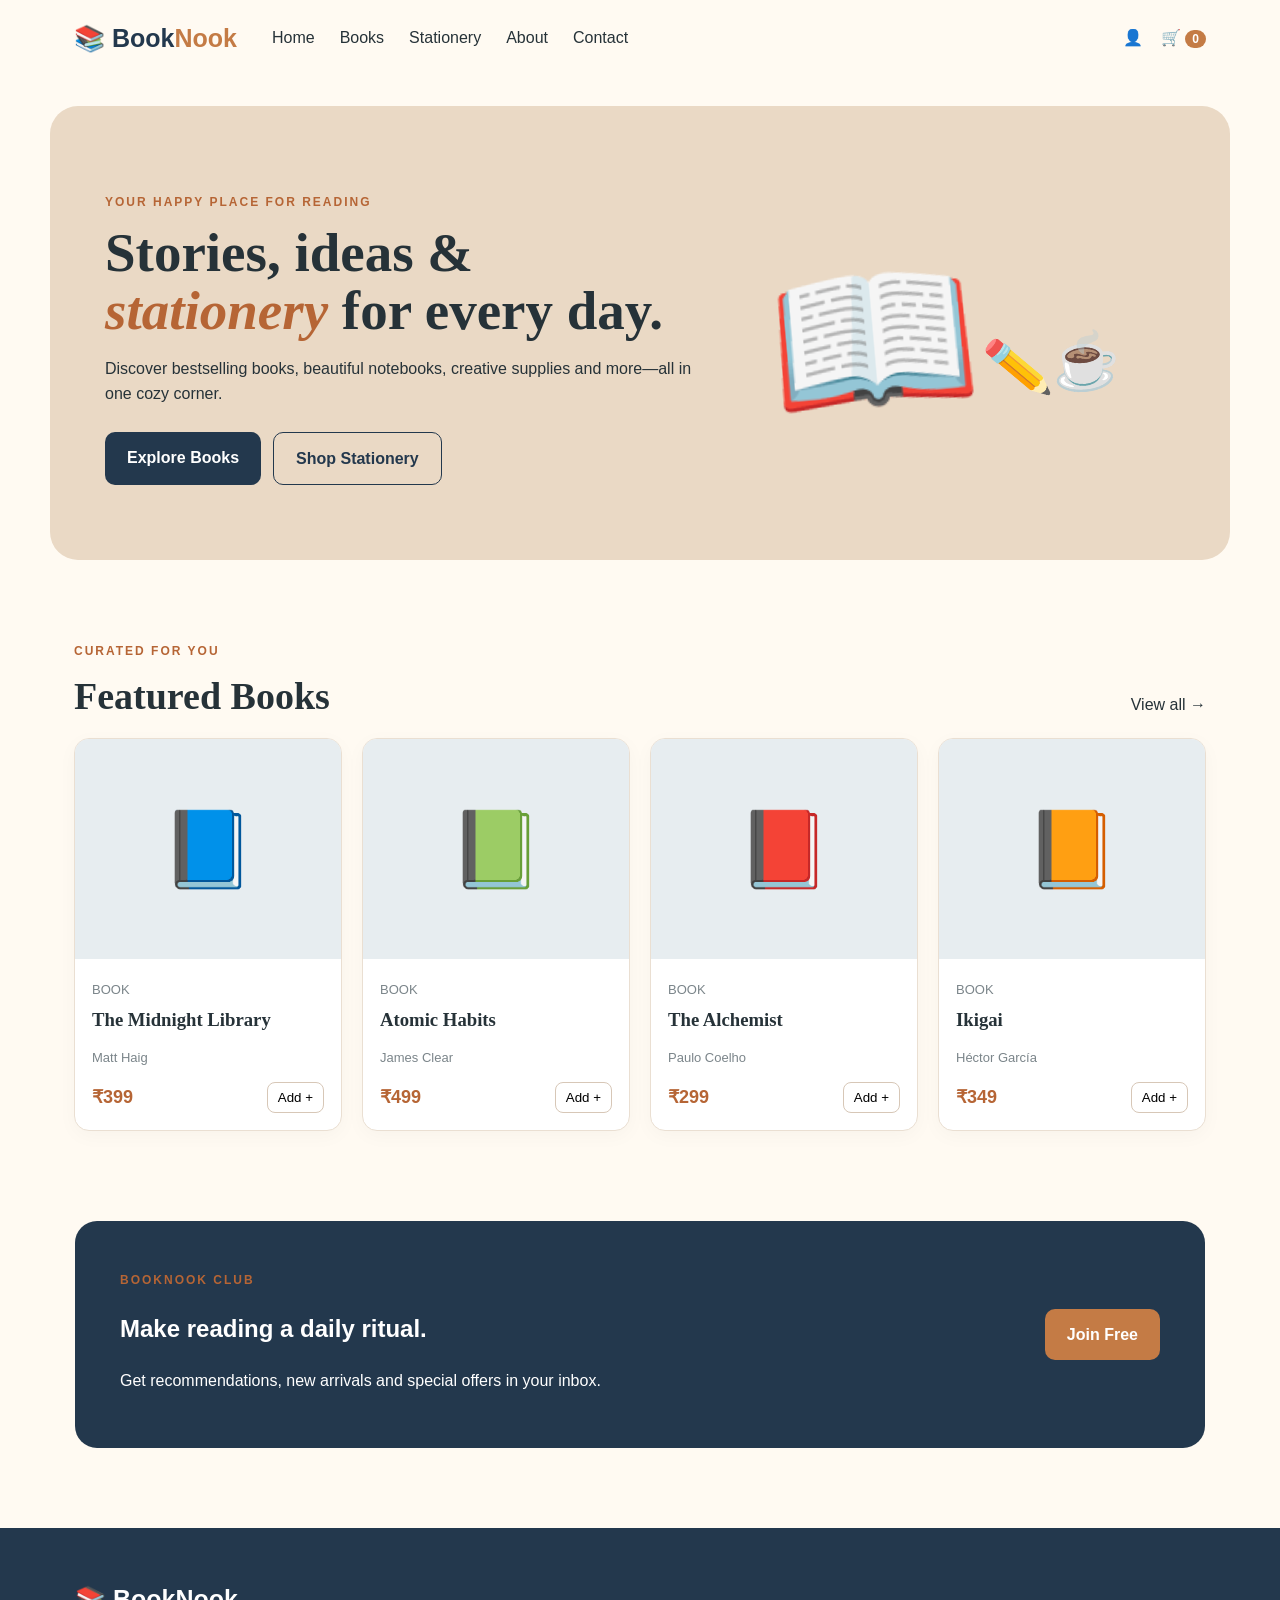
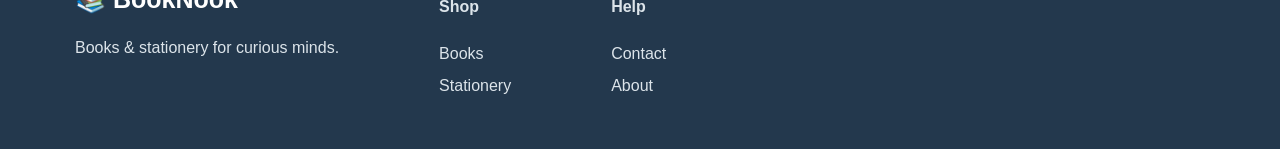
<file: index.html>
<!DOCTYPE html>
<html lang="en">
<head>
<meta charset="UTF-8"><meta name="viewport" content="width=device-width,initial-scale=1.0">
<title>BookNook | Books & Stationery</title><link rel="stylesheet" href="css/style.css">
</head>
<body>
<header><nav class="nav"><a class="logo" href="index.html">📚 Book<span>Nook</span></a>
<div class="links"><a href="index.html">Home</a><a href="books.html">Books</a><a href="stationery.html">Stationery</a><a href="about.html">About</a><a href="contact.html">Contact</a></div>
<div class="actions"><a href="login.html">👤</a><a href="cart.html">🛒 <b id="cartCount">0</b></a></div></nav></header>
<main>
<section class="hero"><div><p class="eyebrow">YOUR HAPPY PLACE FOR READING</p><h1>Stories, ideas & <em>stationery</em> for every day.</h1><p>Discover bestselling books, beautiful notebooks, creative supplies and more—all in one cozy corner.</p><div class="heroBtns"><a class="btn" href="books.html">Explore Books</a><a class="btn ghost" href="stationery.html">Shop Stationery</a></div></div><div class="heroArt">📖<span>✏️</span><span>☕</span></div></section>
<section class="section"><div class="sectionHead"><div><p class="eyebrow">CURATED FOR YOU</p><h2>Featured Books</h2></div><a href="books.html">View all →</a></div><div class="grid" id="featured"></div></section>
<section class="banner"><div><p class="eyebrow">BOOKNOOK CLUB</p><h2>Make reading a daily ritual.</h2><p>Get recommendations, new arrivals and special offers in your inbox.</p></div><a class="btn" href="register.html">Join Free</a></section>
</main>
<footer><div><a class="logo" href="index.html">📚 BookNook</a><p>Books & stationery for curious minds.</p></div><div><h4>Shop</h4><a href="books.html">Books</a><a href="stationery.html">Stationery</a></div><div><h4>Help</h4><a href="contact.html">Contact</a><a href="about.html">About</a></div></footer>
<script src="js/app.js"></script><script>renderProducts("featured", PRODUCTS.filter(p=>p.type==="book").slice(0,4));</script>
</body></html>
</file>
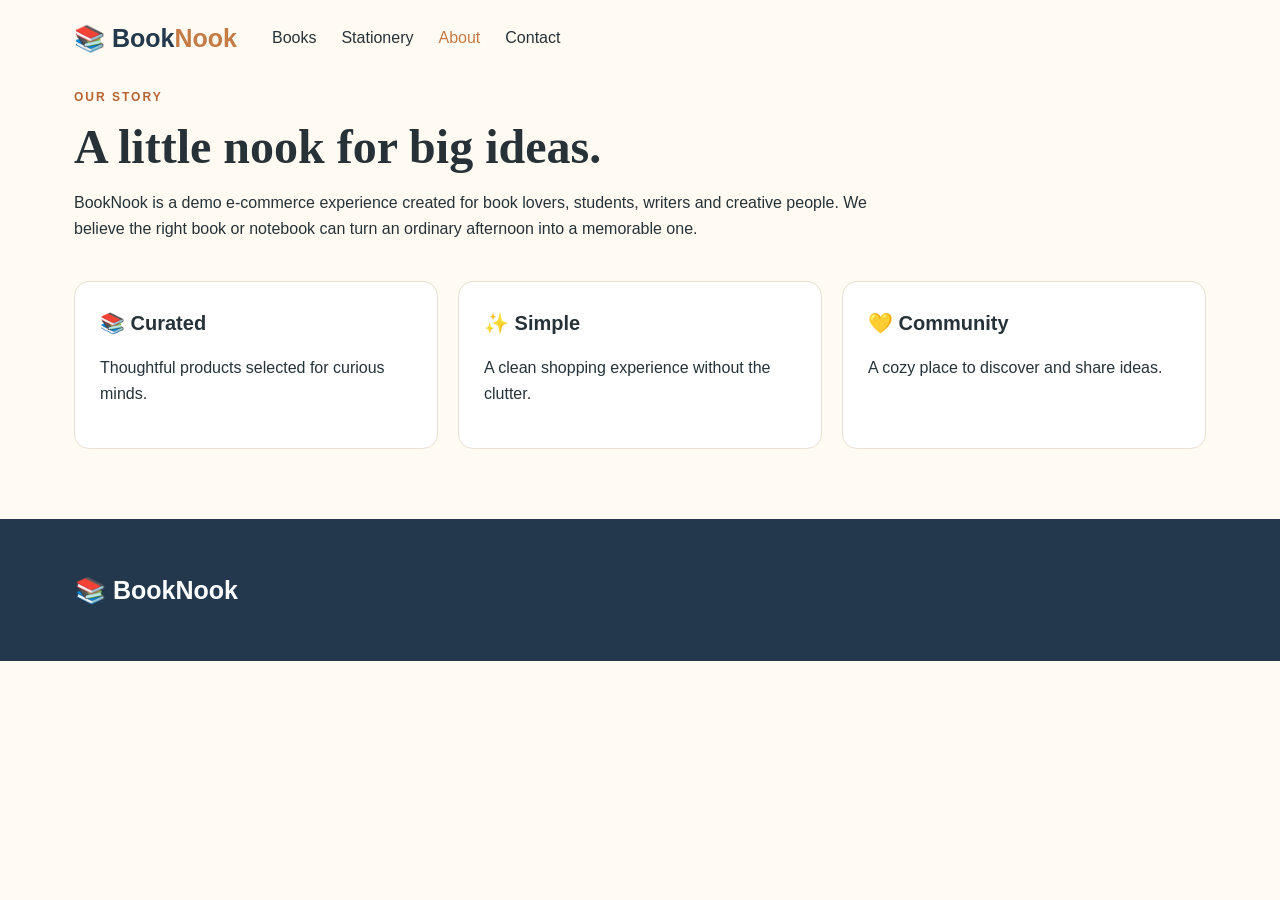
<file: about.html>
<!DOCTYPE html><html><head><meta charset="UTF-8"><meta name="viewport" content="width=device-width,initial-scale=1"><title>About | BookNook</title><link rel="stylesheet" href="css/style.css"></head><body><header><nav class="nav"><a class="logo" href="index.html">📚 Book<span>Nook</span></a><div class="links"><a href="books.html">Books</a><a href="stationery.html">Stationery</a><a class="active" href="about.html">About</a><a href="contact.html">Contact</a></div></nav></header><main class="content"><p class="eyebrow">OUR STORY</p><h1>A little nook for big ideas.</h1><p>BookNook is a demo e-commerce experience created for book lovers, students, writers and creative people. We believe the right book or notebook can turn an ordinary afternoon into a memorable one.</p><div class="values"><div><b>📚 Curated</b><p>Thoughtful products selected for curious minds.</p></div><div><b>✨ Simple</b><p>A clean shopping experience without the clutter.</p></div><div><b>💛 Community</b><p>A cozy place to discover and share ideas.</p></div></div></main><footer><div><a class="logo">📚 BookNook</a></div></footer></body></html>
</file>
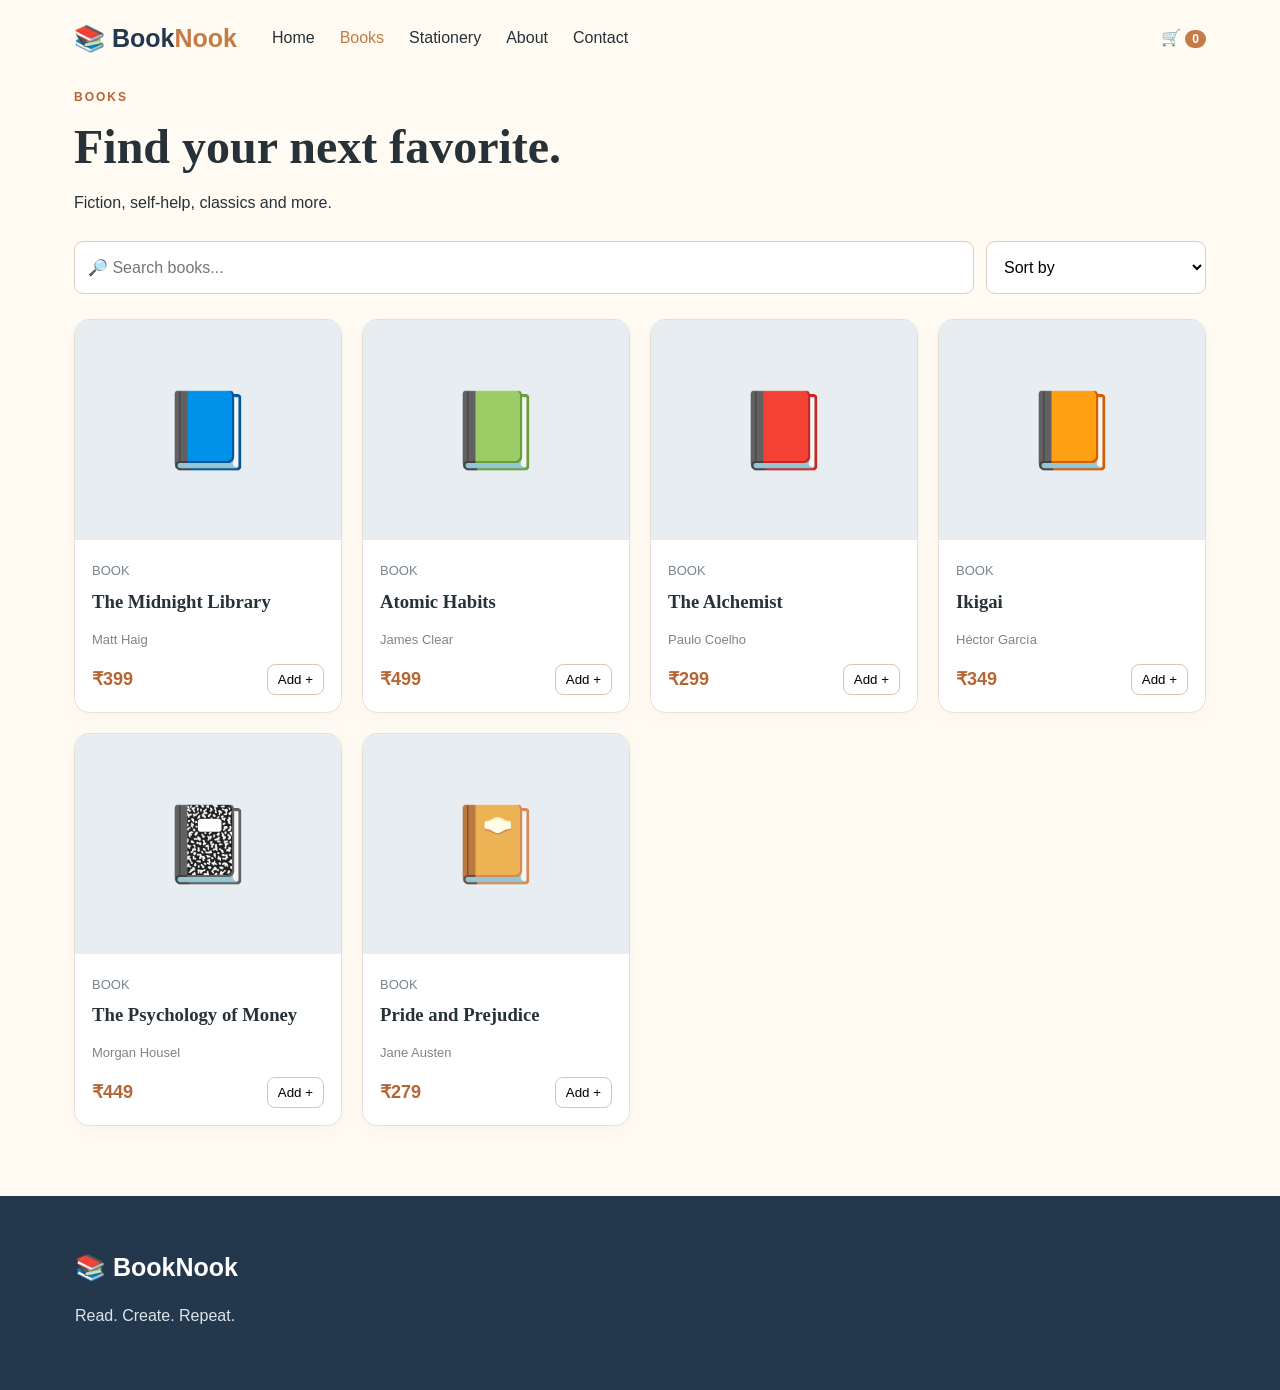
<file: books.html>
<!DOCTYPE html><html lang="en"><head><meta charset="UTF-8"><meta name="viewport" content="width=device-width,initial-scale=1"><title>Books | BookNook</title><link rel="stylesheet" href="css/style.css"></head><body>
<header><nav class="nav"><a class="logo" href="index.html">📚 Book<span>Nook</span></a><div class="links"><a href="index.html">Home</a><a class="active" href="books.html">Books</a><a href="stationery.html">Stationery</a><a href="about.html">About</a><a href="contact.html">Contact</a></div><div class="actions"><a href="cart.html">🛒 <b id="cartCount">0</b></a></div></nav></header>
<main class="catalog"><div class="pageTitle"><p class="eyebrow">BOOKS</p><h1>Find your next favorite.</h1><p>Fiction, self-help, classics and more.</p></div><div class="toolbar"><input id="search" placeholder="🔎 Search books..."><select id="sort"><option value="default">Sort by</option><option value="low">Price: Low to High</option><option value="high">Price: High to Low</option></select></div><div class="grid" id="products"></div></main><footer><div><a class="logo">📚 BookNook</a><p>Read. Create. Repeat.</p></div></footer><script src="js/app.js"></script><script>initCatalog("book");</script></body></html>
</file>
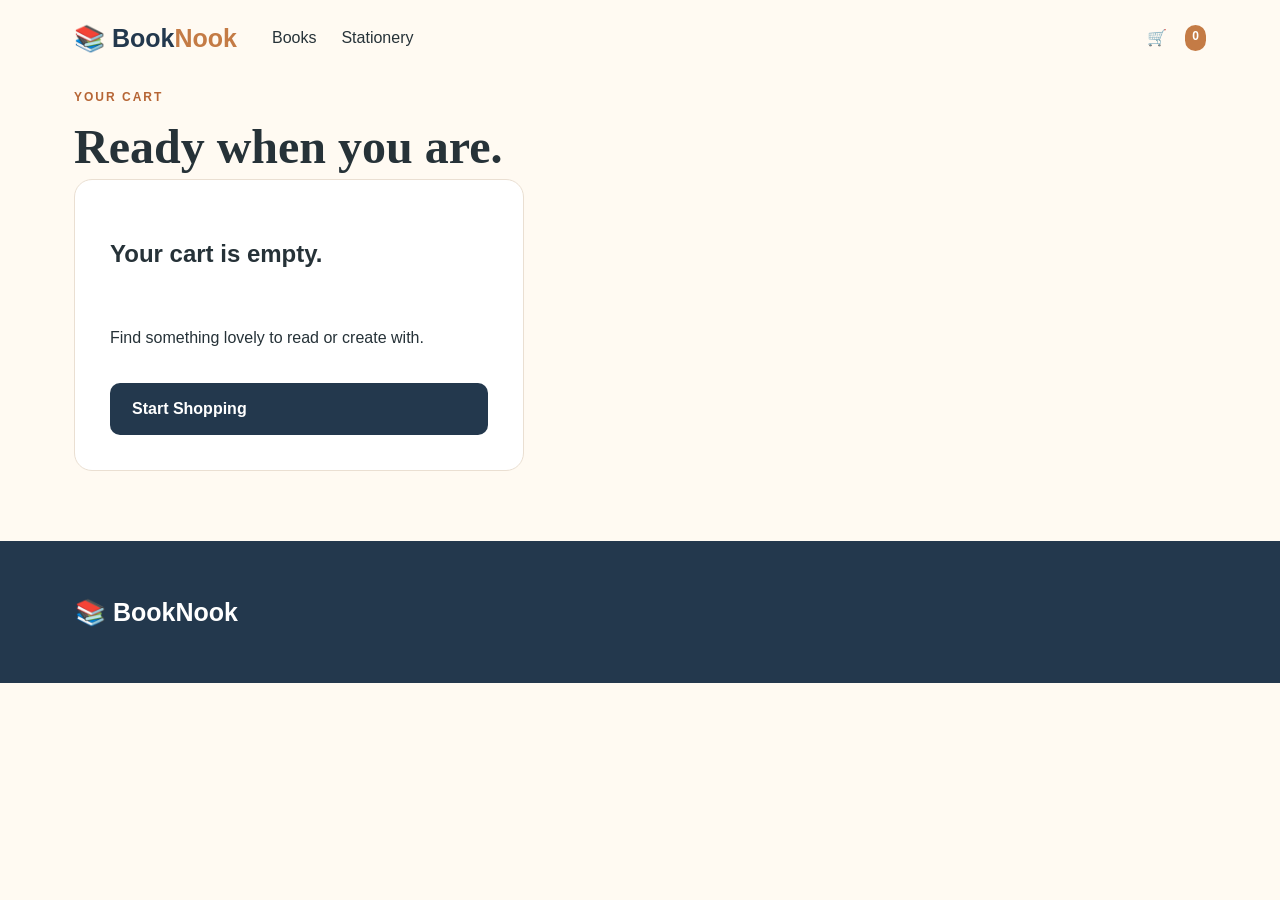
<file: cart.html>
<!DOCTYPE html><html lang="en"><head><meta charset="UTF-8"><meta name="viewport" content="width=device-width,initial-scale=1"><title>Cart | BookNook</title><link rel="stylesheet" href="css/style.css"></head><body>
<header><nav class="nav"><a class="logo" href="index.html">📚 Book<span>Nook</span></a><div class="links"><a href="books.html">Books</a><a href="stationery.html">Stationery</a></div><div class="actions">🛒 <b id="cartCount">0</b></div></nav></header>
<main class="cartPage"><div class="pageTitle"><p class="eyebrow">YOUR CART</p><h1>Ready when you are.</h1></div><div id="cart"></div></main><footer><div><a class="logo">📚 BookNook</a></div></footer><script src="js/app.js"></script><script>renderCart();</script></body></html>
</file>
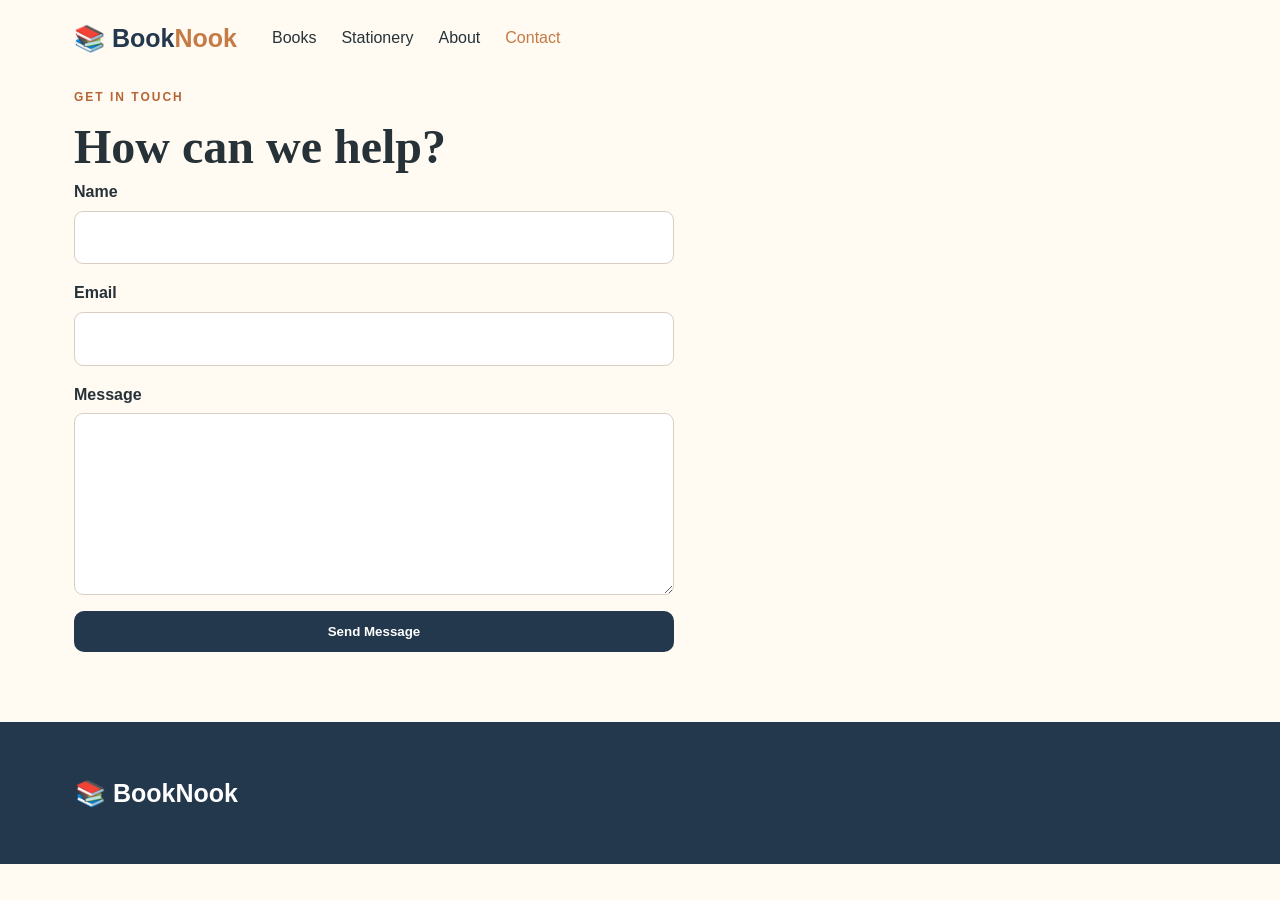
<file: contact.html>
<!DOCTYPE html><html><head><meta charset="UTF-8"><meta name="viewport" content="width=device-width,initial-scale=1"><title>Contact | BookNook</title><link rel="stylesheet" href="css/style.css"></head><body><header><nav class="nav"><a class="logo" href="index.html">📚 Book<span>Nook</span></a><div class="links"><a href="books.html">Books</a><a href="stationery.html">Stationery</a><a href="about.html">About</a><a class="active" href="contact.html">Contact</a></div></nav></header><main class="content"><p class="eyebrow">GET IN TOUCH</p><h1>How can we help?</h1><form class="contactForm" onsubmit="event.preventDefault();alert('Thanks! Your message has been received in demo mode.');this.reset()"><label>Name<input required></label><label>Email<input type="email" required></label><label>Message<textarea rows="6" required></textarea></label><button class="btn">Send Message</button></form></main><footer><div><a class="logo">📚 BookNook</a></div></footer></body></html>
</file>
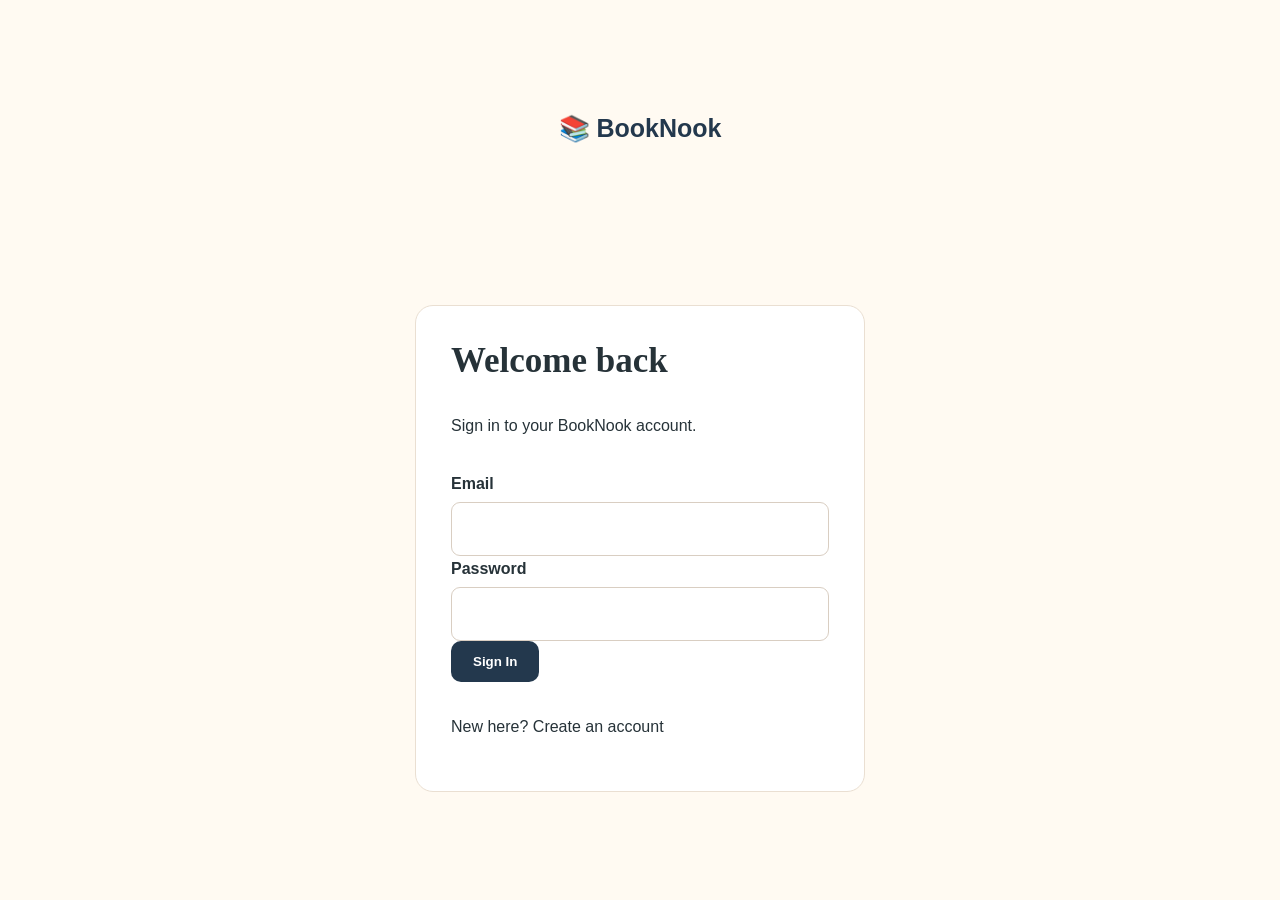
<file: login.html>
<!DOCTYPE html><html><head><meta charset="UTF-8"><meta name="viewport" content="width=device-width,initial-scale=1"><title>Login | BookNook</title><link rel="stylesheet" href="css/style.css"></head><body><main class="auth"><a class="logo" href="index.html">📚 BookNook</a><div class="authCard"><h1>Welcome back</h1><p>Sign in to your BookNook account.</p><form onsubmit="event.preventDefault();alert('Demo login successful!');location.href='index.html'"><label>Email<input type="email" required></label><label>Password<input type="password" required></label><button class="btn">Sign In</button></form><p>New here? <a href="register.html">Create an account</a></p></div></main></body></html>
</file>
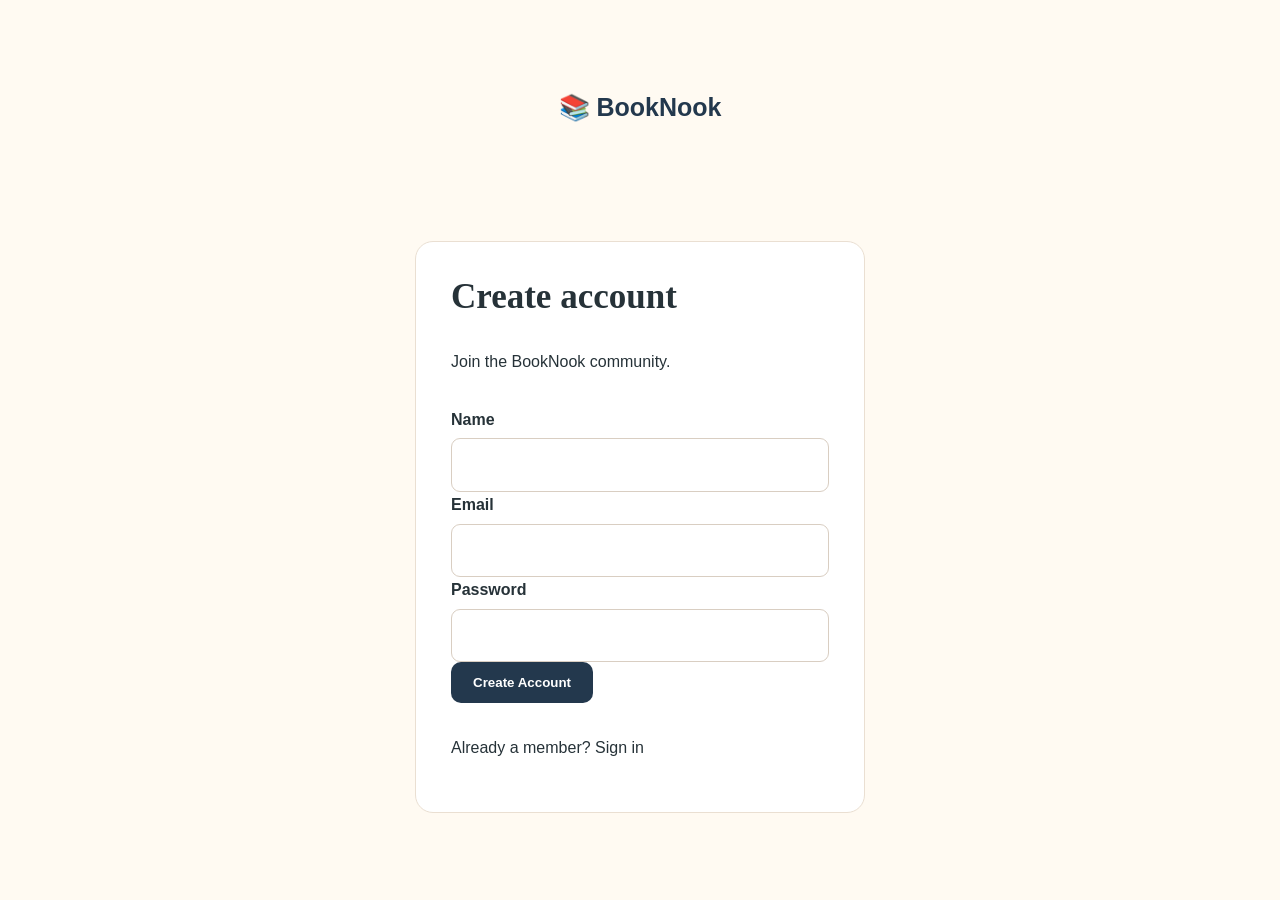
<file: register.html>
<!DOCTYPE html><html><head><meta charset="UTF-8"><meta name="viewport" content="width=device-width,initial-scale=1"><title>Register | BookNook</title><link rel="stylesheet" href="css/style.css"></head><body><main class="auth"><a class="logo" href="index.html">📚 BookNook</a><div class="authCard"><h1>Create account</h1><p>Join the BookNook community.</p><form onsubmit="event.preventDefault();alert('Account created in demo mode!');location.href='index.html'"><label>Name<input required></label><label>Email<input type="email" required></label><label>Password<input type="password" required></label><button class="btn">Create Account</button></form><p>Already a member? <a href="login.html">Sign in</a></p></div></main></body></html>
</file>
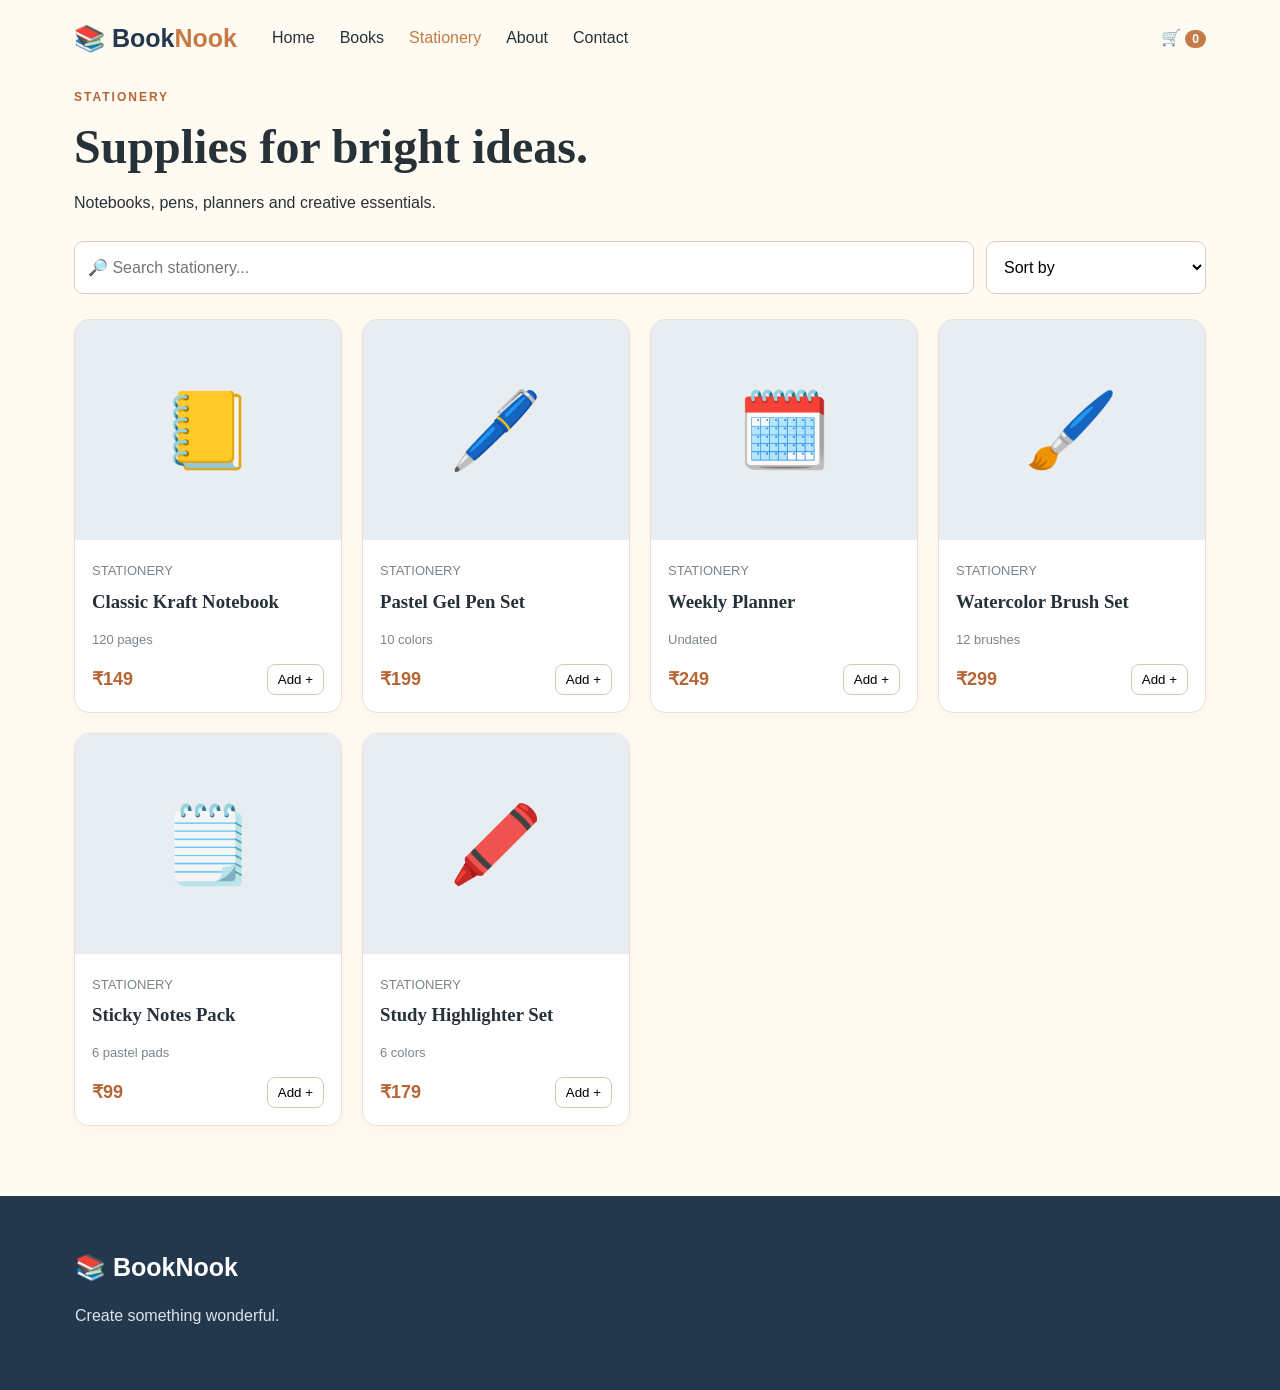
<file: stationery.html>
<!DOCTYPE html><html lang="en"><head><meta charset="UTF-8"><meta name="viewport" content="width=device-width,initial-scale=1"><title>Stationery | BookNook</title><link rel="stylesheet" href="css/style.css"></head><body>
<header><nav class="nav"><a class="logo" href="index.html">📚 Book<span>Nook</span></a><div class="links"><a href="index.html">Home</a><a href="books.html">Books</a><a class="active" href="stationery.html">Stationery</a><a href="about.html">About</a><a href="contact.html">Contact</a></div><div class="actions"><a href="cart.html">🛒 <b id="cartCount">0</b></a></div></nav></header>
<main class="catalog"><div class="pageTitle"><p class="eyebrow">STATIONERY</p><h1>Supplies for bright ideas.</h1><p>Notebooks, pens, planners and creative essentials.</p></div><div class="toolbar"><input id="search" placeholder="🔎 Search stationery..."><select id="sort"><option value="default">Sort by</option><option value="low">Price: Low to High</option><option value="high">Price: High to Low</option></select></div><div class="grid" id="products"></div></main><footer><div><a class="logo">📚 BookNook</a><p>Create something wonderful.</p></div></footer><script src="js/app.js"></script><script>initCatalog("stationery");</script></body></html>
</file>
<file: css/style.css>
*{box-sizing:border-box}body{margin:0;font-family:Arial,sans-serif;color:#263238;background:#fffaf2;line-height:1.6}a{color:inherit;text-decoration:none}.nav{max-width:1180px;margin:auto;padding:18px 24px;display:flex;align-items:center;gap:35px}.logo{font-size:25px;font-weight:800;color:#23384d}.logo span{color:#c47b45}.links{display:flex;gap:25px;flex:1}.links a:hover,.links .active{color:#c47b45}.actions{display:flex;gap:18px}.actions b{background:#c47b45;color:#fff;border-radius:20px;padding:2px 7px;font-size:12px}.hero{max-width:1180px;margin:30px auto 70px;padding:75px 55px;display:grid;grid-template-columns:1.3fr 1fr;align-items:center;border-radius:28px;background:#ead9c5}.hero h1{font:700 55px Georgia,serif;line-height:1.05;margin:12px 0}.hero h1 em{color:#b66535}.hero p{max-width:590px}.eyebrow{letter-spacing:2px;font-size:12px;font-weight:800;color:#b66535}.heroBtns{display:flex;gap:12px;margin-top:25px}.btn{display:inline-block;border:0;border-radius:10px;background:#23384d;color:white;padding:13px 22px;font-weight:700;cursor:pointer}.btn.ghost{background:transparent;color:#23384d;border:1px solid #23384d}.heroArt{font-size:170px;text-align:center;transform:rotate(-5deg)}.heroArt span{font-size:55px;display:inline-block}.section,.catalog,.content,.cartPage{max-width:1180px;margin:0 auto;padding:0 24px 70px}.sectionHead{display:flex;justify-content:space-between;align-items:end;margin-bottom:20px}.section h2{font:700 38px Georgia,serif;margin:0}.grid{display:grid;grid-template-columns:repeat(4,1fr);gap:20px}.card{background:#fff;border:1px solid #eadfd2;border-radius:15px;overflow:hidden;box-shadow:0 5px 20px #00000008}.cover{height:220px;display:grid;place-items:center;font-size:75px;background:#e7edf0}.cardBody{padding:17px}.card h3{margin:4px 0;font-family:Georgia,serif}.meta{color:#7b858a;font-size:13px}.price{font-weight:800;color:#b66535;font-size:18px}.cardBottom{display:flex;justify-content:space-between;align-items:center;margin-top:12px}.smallBtn{border:1px solid #d7c7b7;background:#fff;border-radius:8px;padding:7px 10px;cursor:pointer}.banner{max-width:1130px;margin:20px auto 80px;padding:38px 45px;background:#23384d;color:#fff;border-radius:22px;display:flex;justify-content:space-between;align-items:center}.banner .btn{background:#c47b45}.toolbar{display:flex;gap:12px;margin:25px 0}.toolbar input,.toolbar select,input,textarea{padding:13px;border:1px solid #d9cec2;border-radius:9px;background:#fff;width:100%;font:inherit}.toolbar input{flex:1}.toolbar select{width:220px}.pageTitle h1,.content h1{font:700 48px Georgia,serif;margin:5px 0}.content>p:not(.eyebrow){max-width:800px}.values{display:grid;grid-template-columns:repeat(3,1fr);gap:20px;margin-top:40px}.values div{background:#fff;padding:25px;border-radius:15px;border:1px solid #eadfd2}.values b{font-size:20px}.contactForm,.authCard{display:grid;gap:16px;max-width:600px}.contactForm label,.authCard label{display:grid;gap:6px;font-weight:700}.auth{min-height:100vh;display:grid;place-items:center;padding:30px}.authCard{background:#fff;padding:35px;border-radius:18px;border:1px solid #eadfd2;width:min(450px,100%)}.authCard h1{font:700 35px Georgia,serif;margin:0}.cartItem{display:flex;gap:20px;align-items:center;background:#fff;padding:18px;border-radius:12px;margin:12px 0;border:1px solid #eadfd2}.cartItem .cover{width:80px;height:90px;flex:none;font-size:35px}.cartItem .grow{flex:1}.total{background:#fff;padding:22px;border-radius:12px;text-align:right;border:1px solid #eadfd2}footer{background:#23384d;color:#dce4ea;padding:45px max(24px,calc((100% - 1130px)/2));display:flex;gap:100px}footer .logo{color:#fff}footer a{display:block;margin:6px 0}@media(max-width:800px){.links{display:none}.hero{grid-template-columns:1fr;padding:40px 25px}.hero h1{font-size:40px}.heroArt{font-size:100px}.grid{grid-template-columns:repeat(2,1fr)}.values{grid-template-columns:1fr}.banner{margin:20px 24px 60px;display:block}.banner .btn{margin-top:15px}}@media(max-width:500px){.grid{grid-template-columns:1fr}.toolbar{display:block}.toolbar select{width:100%;margin-top:10px}.pageTitle h1{font-size:38px}}
</file>
